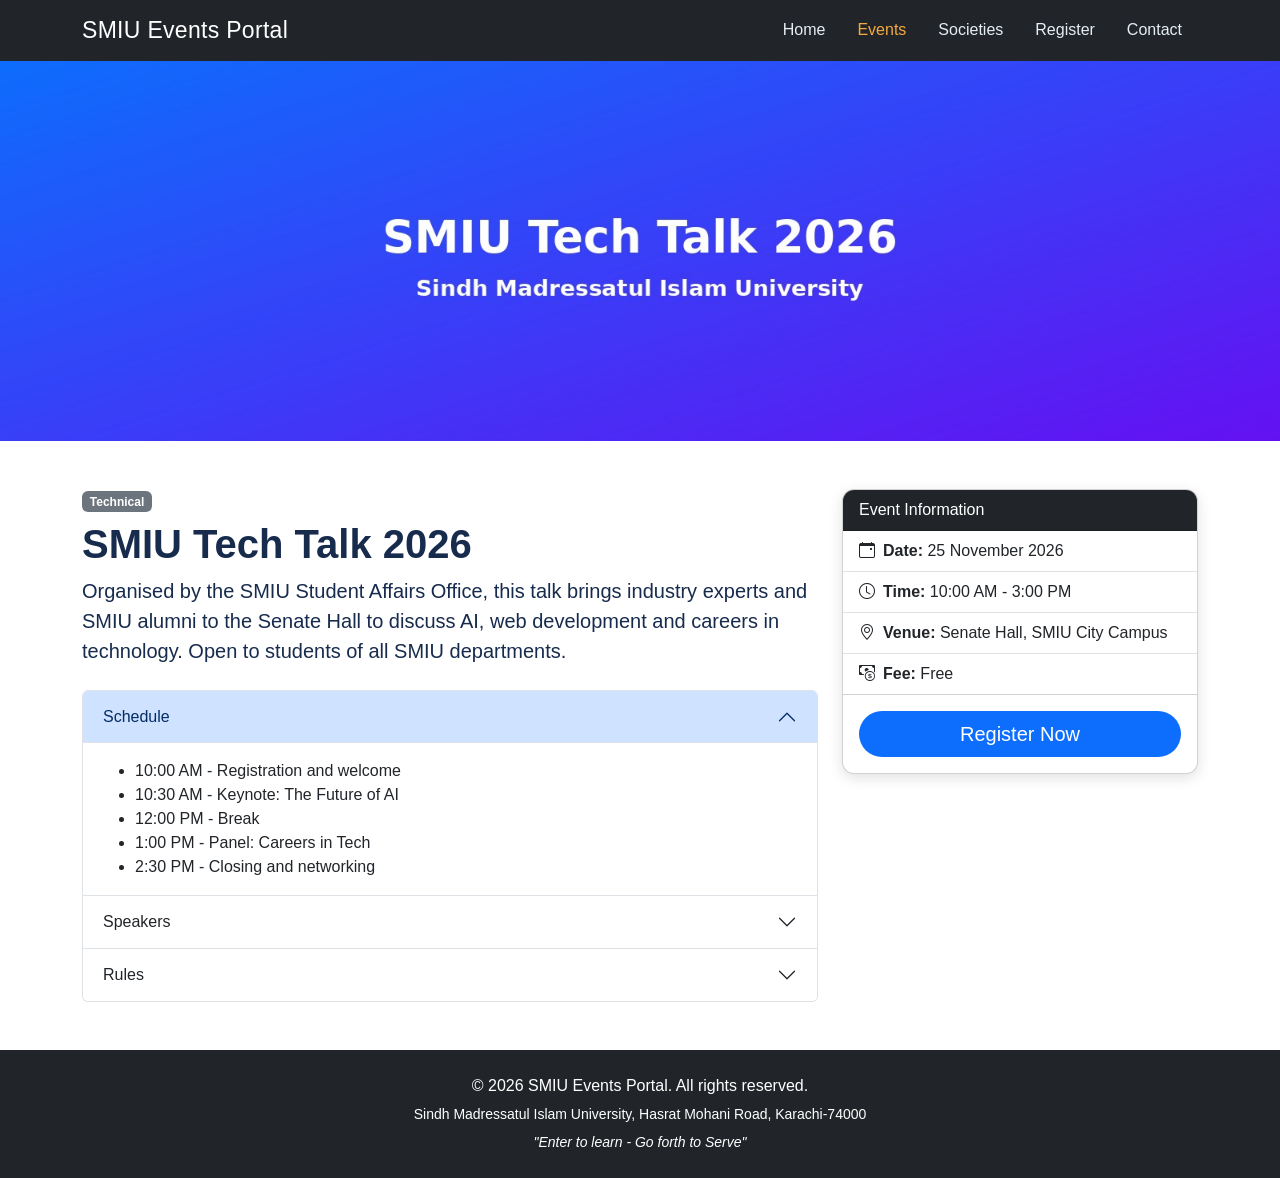
<file: event-details.html>
<!DOCTYPE html>
<html lang="en">
<head>
  <meta charset="UTF-8">
  <meta name="viewport" content="width=device-width, initial-scale=1">
  <title>Event Details | SMIU Events Portal</title>

  <!-- Bootstrap 5.3.3 CSS -->
  <link href="https://cdn.jsdelivr.net/npm/bootstrap@5.3.3/dist/css/bootstrap.min.css" rel="stylesheet">
  <!-- Bootstrap Icons -->
  <link rel="stylesheet" href="https://cdn.jsdelivr.net/npm/bootstrap-icons@1.11.3/font/bootstrap-icons.min.css">
  <!-- Our custom CSS (must be after Bootstrap) -->
  <link rel="stylesheet" href="css/style.css">
</head>
<body>

  <!-- ===== Navbar (REPLACE with Member 1's final navbar if different) ===== -->
  <header>
    <nav class="navbar navbar-expand-lg navbar-dark bg-dark">
      <div class="container">
        <a class="navbar-brand" href="index.html">SMIU Events Portal</a>
        <button class="navbar-toggler" type="button" data-bs-toggle="collapse"
                data-bs-target="#mainNav" aria-controls="mainNav" aria-expanded="false"
                aria-label="Toggle navigation">
          <span class="navbar-toggler-icon"></span>
        </button>
        <div class="collapse navbar-collapse" id="mainNav">
          <ul class="navbar-nav ms-auto">
            <li class="nav-item"><a class="nav-link" href="index.html">Home</a></li>
            <li class="nav-item"><a class="nav-link active" aria-current="page" href="events.html">Events</a></li>
            <li class="nav-item"><a class="nav-link" href="societies.html">Societies</a></li>
            <li class="nav-item"><a class="nav-link" href="register.html">Register</a></li>
            <li class="nav-item"><a class="nav-link" href="contact.html">Contact</a></li>
          </ul>
        </div>
      </div>
    </nav>
  </header>

  <main>
    <!-- ===== Banner ===== -->
    <section>
      <img src="images/event1-banner.jpg" class="img-fluid w-100 event-banner" alt="SMIU Tech Talk 2026 banner at the Senate Hall">
    </section>

    <!-- ===== Event overview ===== -->
    <section class="section-spacing">
      <div class="container">
        <div class="row g-4">

          <!-- Left column: description and accordion -->
          <div class="col-12 col-lg-8">
            <span class="badge bg-secondary mb-2">Technical</span>
            <h1 class="fw-bold">SMIU Tech Talk 2026</h1>
            <p class="lead">
              Organised by the SMIU Student Affairs Office, this talk brings industry experts and SMIU alumni
              to the Senate Hall to discuss AI, web development and careers in technology.
              Open to students of all SMIU departments.
            </p>

            <!-- Accordion: Schedule / Speakers / Rules -->
            <div class="accordion mt-4" id="eventAccordion">

              <div class="accordion-item">
                <h2 class="accordion-header">
                  <button class="accordion-button" type="button" data-bs-toggle="collapse"
                          data-bs-target="#collapseSchedule" aria-expanded="true" aria-controls="collapseSchedule">
                    Schedule
                  </button>
                </h2>
                <div id="collapseSchedule" class="accordion-collapse collapse show" data-bs-parent="#eventAccordion">
                  <div class="accordion-body">
                    <ul class="mb-0">
                      <li>10:00 AM - Registration and welcome</li>
                      <li>10:30 AM - Keynote: The Future of AI</li>
                      <li>12:00 PM - Break</li>
                      <li>1:00 PM - Panel: Careers in Tech</li>
                      <li>2:30 PM - Closing and networking</li>
                    </ul>
                  </div>
                </div>
              </div>

              <div class="accordion-item">
                <h2 class="accordion-header">
                  <button class="accordion-button collapsed" type="button" data-bs-toggle="collapse"
                          data-bs-target="#collapseSpeakers" aria-expanded="false" aria-controls="collapseSpeakers">
                    Speakers
                  </button>
                </h2>
                <div id="collapseSpeakers" class="accordion-collapse collapse" data-bs-parent="#eventAccordion">
                  <div class="accordion-body">
                    <ul class="mb-0">
                      <li>Guest Speaker 1 - AI and Data Science (to be announced)</li>
                      <li>Guest Speaker 2 - Web Development Industry Expert (to be announced)</li>
                      <li>SMIU Alumnus - Software Industry Experience (to be announced)</li>
                    </ul>
                  </div>
                </div>
              </div>

              <div class="accordion-item">
                <h2 class="accordion-header">
                  <button class="accordion-button collapsed" type="button" data-bs-toggle="collapse"
                          data-bs-target="#collapseRules" aria-expanded="false" aria-controls="collapseRules">
                    Rules
                  </button>
                </h2>
                <div id="collapseRules" class="accordion-collapse collapse" data-bs-parent="#eventAccordion">
                  <div class="accordion-body">
                    <ul class="mb-0">
                      <li>Bring your valid SMIU student ID card.</li>
                      <li>Arrive 15 minutes before the start time.</li>
                      <li>Mobile phones must be on silent during sessions.</li>
                      <li>Registration is required to attend.</li>
                    </ul>
                  </div>
                </div>
              </div>

            </div>
          </div>

          <!-- Right column: info list and register button -->
          <div class="col-12 col-lg-4">
            <div class="card event-info-card">
              <div class="card-header bg-dark text-white">Event Information</div>
              <ul class="list-group list-group-flush">
                <li class="list-group-item"><i class="bi bi-calendar-event me-2"></i><strong>Date:</strong> 25 November 2026</li>
                <li class="list-group-item"><i class="bi bi-clock me-2"></i><strong>Time:</strong> 10:00 AM - 3:00 PM</li>
                <li class="list-group-item"><i class="bi bi-geo-alt me-2"></i><strong>Venue:</strong> Senate Hall, SMIU City Campus</li>
                <li class="list-group-item"><i class="bi bi-cash-coin me-2"></i><strong>Fee:</strong> Free</li>
              </ul>
              <div class="card-body d-grid">
                <!-- Opens the registration modal -->
                <button type="button" class="btn btn-theme btn-lg" data-bs-toggle="modal" data-bs-target="#registerModal">
                  Register Now
                </button>
              </div>
            </div>
          </div>

        </div>
      </div>
    </section>
  </main>

  <!-- ===== Registration modal ===== -->
  <div class="modal fade" id="registerModal" tabindex="-1" aria-labelledby="registerModalLabel" aria-hidden="true">
    <div class="modal-dialog modal-dialog-centered">
      <div class="modal-content">
        <div class="modal-header">
          <h5 class="modal-title" id="registerModalLabel">Register for SMIU Tech Talk 2026</h5>
          <button type="button" class="btn-close" data-bs-dismiss="modal" aria-label="Close"></button>
        </div>
        <form>
          <div class="modal-body">
            <div class="mb-3">
              <label for="modalName" class="form-label">Full Name</label>
              <input type="text" class="form-control" id="modalName" placeholder="Enter your full name" required>
            </div>
            <div class="mb-3">
              <label for="modalRoll" class="form-label">Roll Number</label>
              <input type="text" class="form-control" id="modalRoll" placeholder="Enter your SMIU roll number" required>
            </div>
            <div class="mb-3">
              <label for="modalEmail" class="form-label">Email</label>
              <input type="email" class="form-control" id="modalEmail" placeholder="name@smiu.edu.pk" required>
            </div>
          </div>
          <div class="modal-footer">
            <button type="button" class="btn btn-secondary" data-bs-dismiss="modal">Cancel</button>
            <button type="submit" class="btn btn-theme">Confirm Registration</button>
          </div>
        </form>
      </div>
    </div>
  </div>

  <!-- ===== Footer (REPLACE with Member 1's final footer if different) ===== -->
  <footer class="bg-dark text-white text-center py-4">
    <div class="container">
      <p class="mb-1">&copy; 2026 SMIU Events Portal. All rights reserved.</p>
      <p class="mb-1"><small>Sindh Madressatul Islam University, Hasrat Mohani Road, Karachi-74000</small></p>
      <small class="fst-italic">"Enter to learn - Go forth to Serve"</small>
    </div>
  </footer>

  <!-- Bootstrap 5.3.3 JS bundle -->
  <script src="https://cdn.jsdelivr.net/npm/bootstrap@5.3.3/dist/js/bootstrap.bundle.min.js"></script>
</body>
</html>
</file>
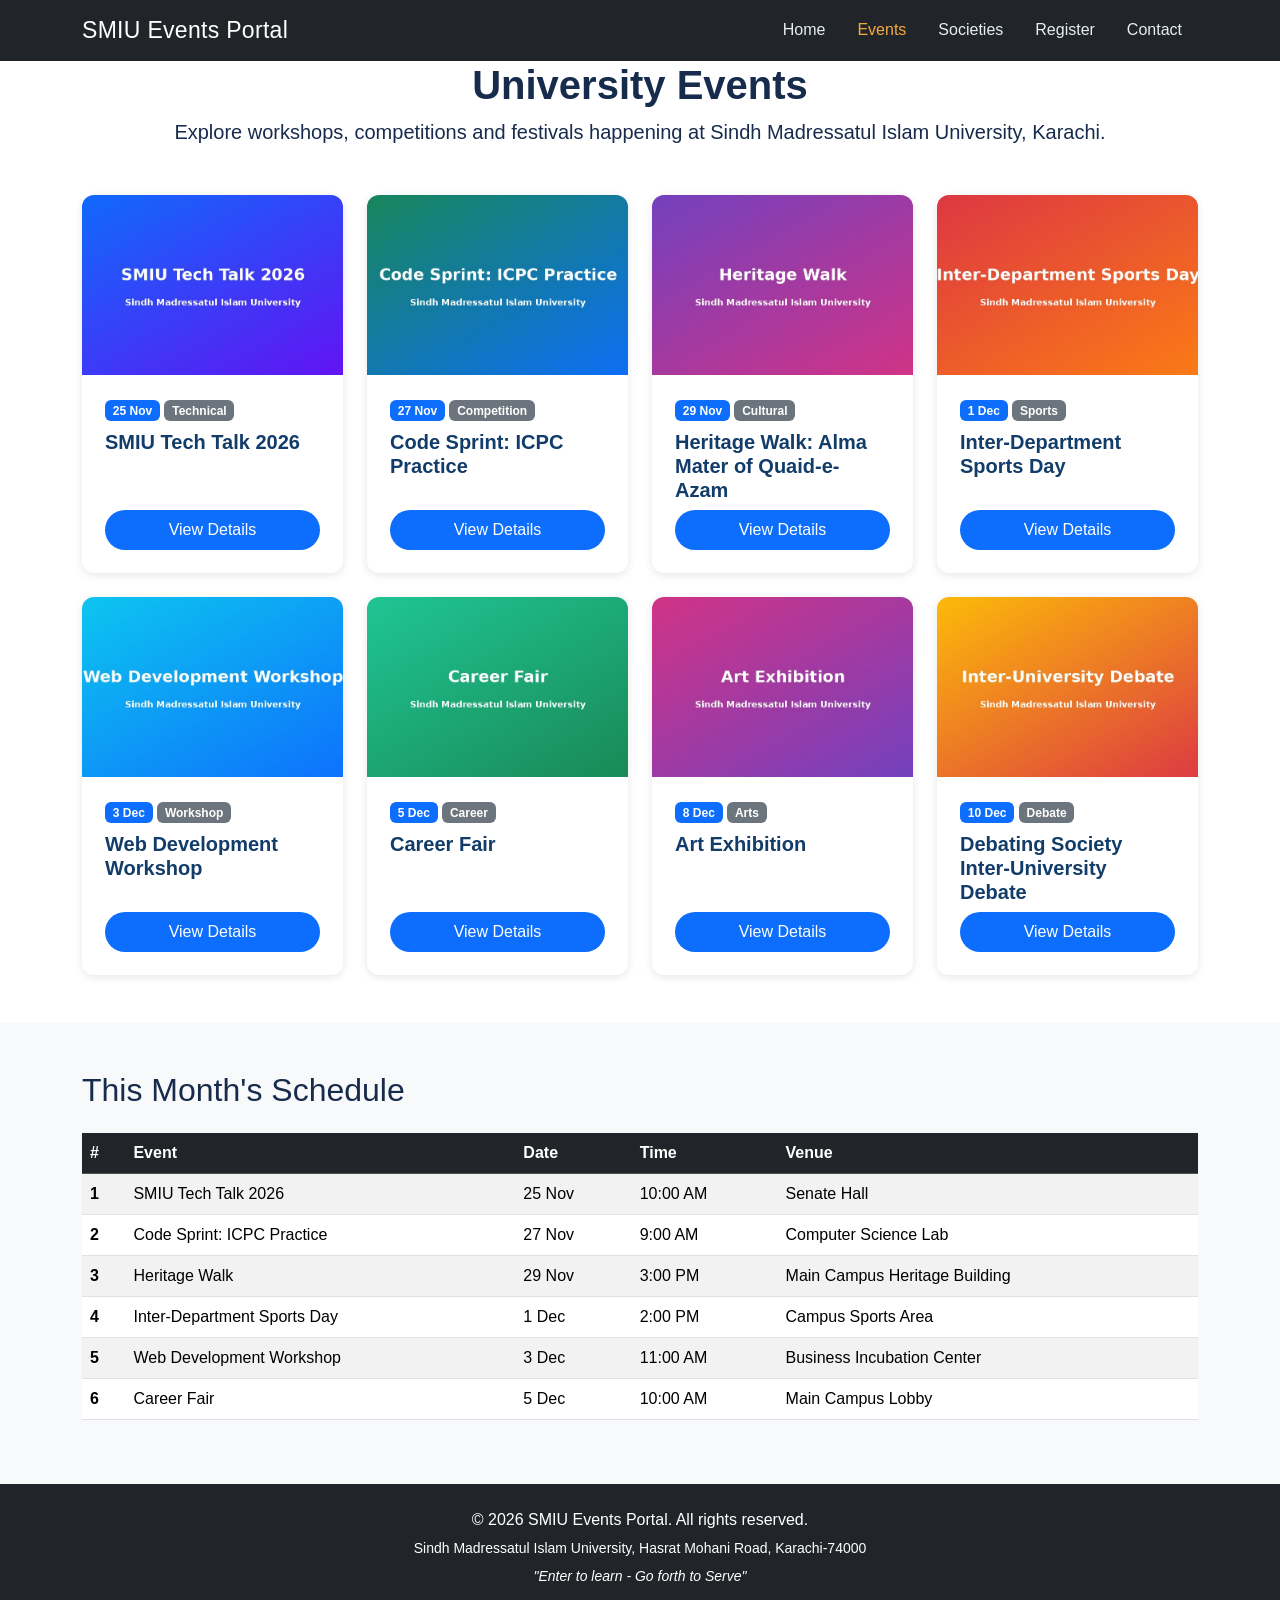
<file: events.html>
<!DOCTYPE html>
<html lang="en">
<head>
  <meta charset="UTF-8">
  <meta name="viewport" content="width=device-width, initial-scale=1">
  <title>Events | SMIU Events Portal</title>

  <!-- Bootstrap 5.3.3 CSS -->
  <link href="https://cdn.jsdelivr.net/npm/bootstrap@5.3.3/dist/css/bootstrap.min.css" rel="stylesheet">
  <!-- Bootstrap Icons -->
  <link rel="stylesheet" href="https://cdn.jsdelivr.net/npm/bootstrap-icons@1.11.3/font/bootstrap-icons.min.css">
  <!-- Our custom CSS (must be after Bootstrap) -->
  <link rel="stylesheet" href="css/style.css">
</head>
<body>

  <!-- ===== Navbar (REPLACE with Member 1's final navbar if different) ===== -->
  <header>
    <nav class="navbar navbar-expand-lg navbar-dark bg-dark">
      <div class="container">
        <a class="navbar-brand" href="index.html">SMIU Events Portal</a>
        <button class="navbar-toggler" type="button" data-bs-toggle="collapse"
                data-bs-target="#mainNav" aria-controls="mainNav" aria-expanded="false"
                aria-label="Toggle navigation">
          <span class="navbar-toggler-icon"></span>
        </button>
        <div class="collapse navbar-collapse" id="mainNav">
          <ul class="navbar-nav ms-auto">
            <li class="nav-item"><a class="nav-link" href="index.html">Home</a></li>
            <li class="nav-item"><a class="nav-link active" aria-current="page" href="events.html">Events</a></li>
            <li class="nav-item"><a class="nav-link" href="societies.html">Societies</a></li>
            <li class="nav-item"><a class="nav-link" href="register.html">Register</a></li>
            <li class="nav-item"><a class="nav-link" href="contact.html">Contact</a></li>
          </ul>
        </div>
      </div>
    </nav>
  </header>

  <main>
    <!-- ===== Page heading ===== -->
    <section class="events-header text-center">
      <div class="container">
        <h1 class="fw-bold">University Events</h1>
        <p class="lead mb-0">Explore workshops, competitions and festivals happening at Sindh Madressatul Islam University, Karachi.</p>
      </div>
    </section>

    <!-- ===== Events grid: 1 col phone, 2 tablet, 4 desktop ===== -->
    <section class="section-spacing">
      <div class="container">
        <div class="row g-4">

          <!-- Event card 1 -->
          <div class="col-12 col-md-6 col-lg-3">
            <div class="card event-card h-100">
              <img src="images/event1.jpg" class="card-img-top" alt="Students attending a technology talk at SMIU Senate Hall">
              <div class="card-body d-flex flex-column">
                <div class="mb-2">
                  <span class="badge bg-primary">25 Nov</span>
                  <span class="badge bg-secondary">Technical</span>
                </div>
                <h5 class="card-title">SMIU Tech Talk 2026</h5>
                <a href="event-details.html" class="btn btn-theme mt-auto">View Details</a>
              </div>
            </div>
          </div>

          <!-- Event card 2 -->
          <div class="col-12 col-md-6 col-lg-3">
            <div class="card event-card h-100">
              <img src="images/event2.jpg" class="card-img-top" alt="Coding competition in a computer lab">
              <div class="card-body d-flex flex-column">
                <div class="mb-2">
                  <span class="badge bg-primary">27 Nov</span>
                  <span class="badge bg-secondary">Competition</span>
                </div>
                <h5 class="card-title">Code Sprint: ICPC Practice</h5>
                <a href="event-details.html" class="btn btn-theme mt-auto">View Details</a>
              </div>
            </div>
          </div>

          <!-- Event card 3 -->
          <div class="col-12 col-md-6 col-lg-3">
            <div class="card event-card h-100">
              <img src="images/event3.jpg" class="card-img-top" alt="Heritage walk at the historic SMIU building">
              <div class="card-body d-flex flex-column">
                <div class="mb-2">
                  <span class="badge bg-primary">29 Nov</span>
                  <span class="badge bg-secondary">Cultural</span>
                </div>
                <h5 class="card-title">Heritage Walk: Alma Mater of Quaid-e-Azam</h5>
                <a href="event-details.html" class="btn btn-theme mt-auto">View Details</a>
              </div>
            </div>
          </div>

          <!-- Event card 4 -->
          <div class="col-12 col-md-6 col-lg-3">
            <div class="card event-card h-100">
              <img src="images/event4.jpg" class="card-img-top" alt="Inter-department sports match at SMIU">
              <div class="card-body d-flex flex-column">
                <div class="mb-2">
                  <span class="badge bg-primary">1 Dec</span>
                  <span class="badge bg-secondary">Sports</span>
                </div>
                <h5 class="card-title">Inter-Department Sports Day</h5>
                <a href="event-details.html" class="btn btn-theme mt-auto">View Details</a>
              </div>
            </div>
          </div>

          <!-- Event card 5 -->
          <div class="col-12 col-md-6 col-lg-3">
            <div class="card event-card h-100">
              <img src="images/event5.jpg" class="card-img-top" alt="Workshop with students and a trainer">
              <div class="card-body d-flex flex-column">
                <div class="mb-2">
                  <span class="badge bg-primary">3 Dec</span>
                  <span class="badge bg-secondary">Workshop</span>
                </div>
                <h5 class="card-title">Web Development Workshop</h5>
                <a href="event-details.html" class="btn btn-theme mt-auto">View Details</a>
              </div>
            </div>
          </div>

          <!-- Event card 6 -->
          <div class="col-12 col-md-6 col-lg-3">
            <div class="card event-card h-100">
              <img src="images/event6.jpg" class="card-img-top" alt="SMIU career fair with company stalls">
              <div class="card-body d-flex flex-column">
                <div class="mb-2">
                  <span class="badge bg-primary">5 Dec</span>
                  <span class="badge bg-secondary">Career</span>
                </div>
                <h5 class="card-title">Career Fair</h5>
                <a href="event-details.html" class="btn btn-theme mt-auto">View Details</a>
              </div>
            </div>
          </div>

          <!-- Event card 7 -->
          <div class="col-12 col-md-6 col-lg-3">
            <div class="card event-card h-100">
              <img src="images/event7.jpg" class="card-img-top" alt="Art exhibition with student paintings">
              <div class="card-body d-flex flex-column">
                <div class="mb-2">
                  <span class="badge bg-primary">8 Dec</span>
                  <span class="badge bg-secondary">Arts</span>
                </div>
                <h5 class="card-title">Art Exhibition</h5>
                <a href="event-details.html" class="btn btn-theme mt-auto">View Details</a>
              </div>
            </div>
          </div>

          <!-- Event card 8 -->
          <div class="col-12 col-md-6 col-lg-3">
            <div class="card event-card h-100">
              <img src="images/event8.jpg" class="card-img-top" alt="Students debating on a stage">
              <div class="card-body d-flex flex-column">
                <div class="mb-2">
                  <span class="badge bg-primary">10 Dec</span>
                  <span class="badge bg-secondary">Debate</span>
                </div>
                <h5 class="card-title">Debating Society Inter-University Debate</h5>
                <a href="event-details.html" class="btn btn-theme mt-auto">View Details</a>
              </div>
            </div>
          </div>

        </div>
      </div>
    </section>

    <!-- ===== Monthly schedule table ===== -->
    <section class="section-spacing bg-light">
      <div class="container">
        <h2 class="mb-4">This Month's Schedule</h2>
        <div class="table-responsive">
          <table class="table table-striped table-hover align-middle">
            <thead class="table-dark">
              <tr>
                <th scope="col">#</th>
                <th scope="col">Event</th>
                <th scope="col">Date</th>
                <th scope="col">Time</th>
                <th scope="col">Venue</th>
              </tr>
            </thead>
            <tbody>
              <tr><th scope="row">1</th><td>SMIU Tech Talk 2026</td><td>25 Nov</td><td>10:00 AM</td><td>Senate Hall</td></tr>
              <tr><th scope="row">2</th><td>Code Sprint: ICPC Practice</td><td>27 Nov</td><td>9:00 AM</td><td>Computer Science Lab</td></tr>
              <tr><th scope="row">3</th><td>Heritage Walk</td><td>29 Nov</td><td>3:00 PM</td><td>Main Campus Heritage Building</td></tr>
              <tr><th scope="row">4</th><td>Inter-Department Sports Day</td><td>1 Dec</td><td>2:00 PM</td><td>Campus Sports Area</td></tr>
              <tr><th scope="row">5</th><td>Web Development Workshop</td><td>3 Dec</td><td>11:00 AM</td><td>Business Incubation Center</td></tr>
              <tr><th scope="row">6</th><td>Career Fair</td><td>5 Dec</td><td>10:00 AM</td><td>Main Campus Lobby</td></tr>
            </tbody>
          </table>
        </div>
      </div>
    </section>
  </main>

  <!-- ===== Footer (REPLACE with Member 1's final footer if different) ===== -->
  <footer class="bg-dark text-white text-center py-4">
    <div class="container">
      <p class="mb-1">&copy; 2026 SMIU Events Portal. All rights reserved.</p>
      <p class="mb-1"><small>Sindh Madressatul Islam University, Hasrat Mohani Road, Karachi-74000</small></p>
      <small class="fst-italic">"Enter to learn - Go forth to Serve"</small>
    </div>
  </footer>

  <!-- Bootstrap 5.3.3 JS bundle -->
  <script src="https://cdn.jsdelivr.net/npm/bootstrap@5.3.3/dist/js/bootstrap.bundle.min.js"></script>
</body>
</html>
</file>
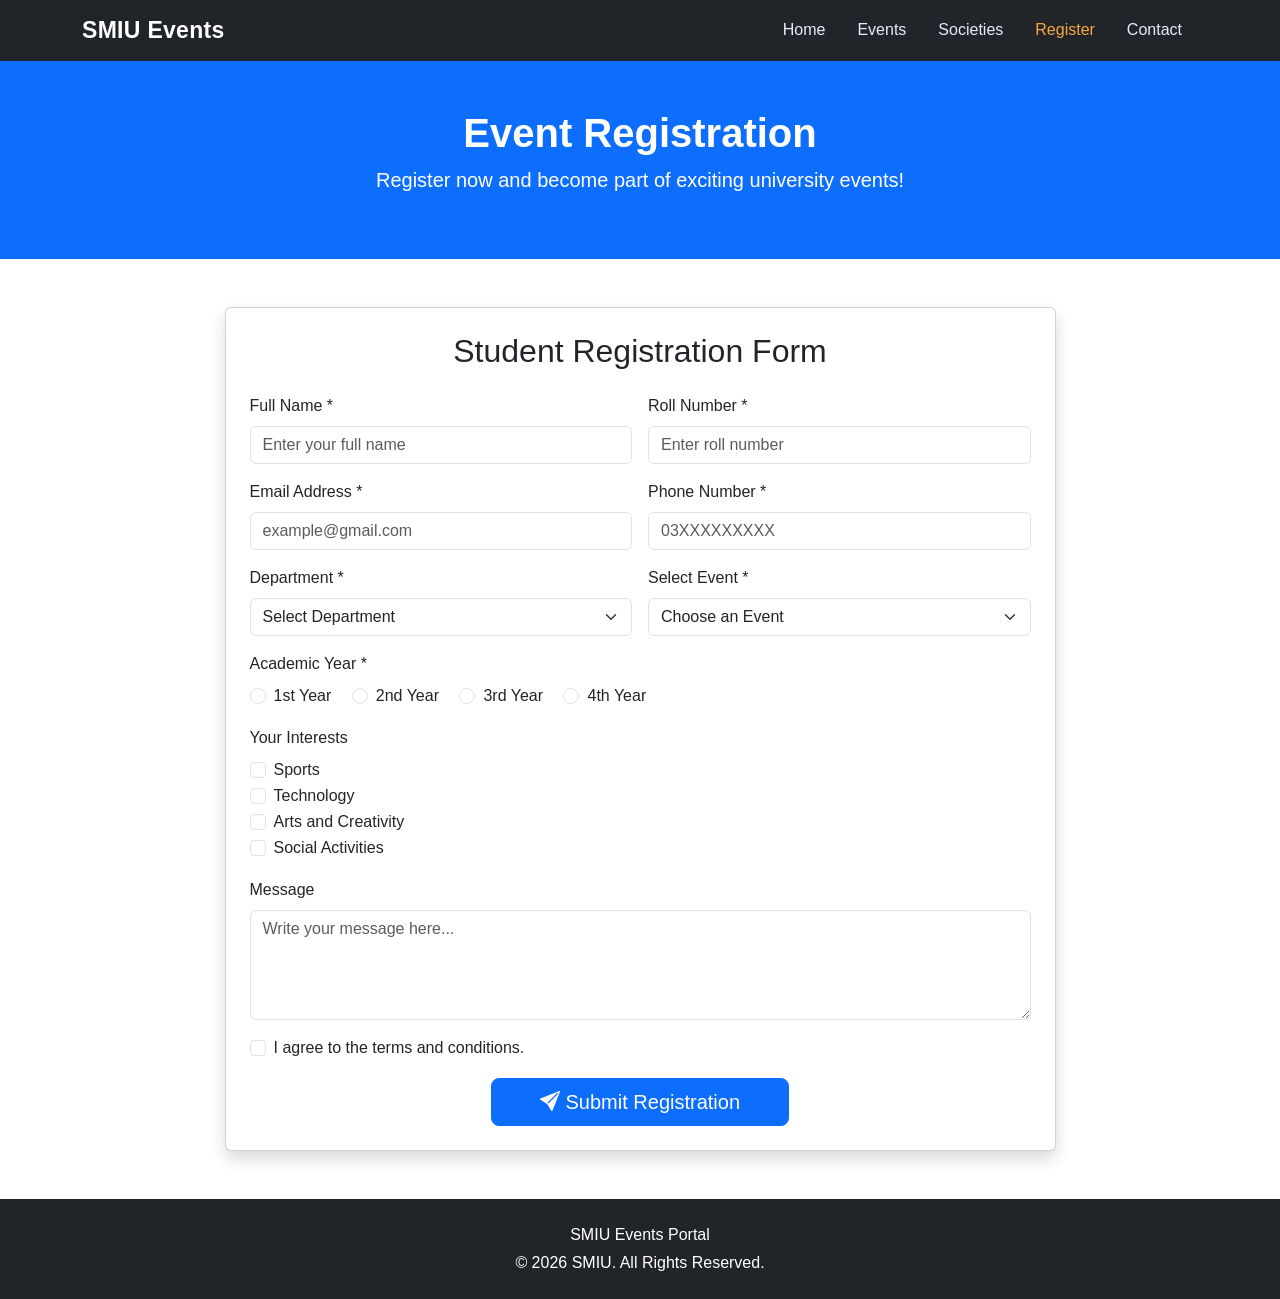
<file: register.html>
<!DOCTYPE html>
<html lang="en">
<head>
    <meta charset="UTF-8">
    <meta name="viewport" content="width=device-width, initial-scale=1.0">
    <title>SMIU - Event Registration</title>

    <link href="https://cdn.jsdelivr.net/npm/bootstrap@5.3.3/dist/css/bootstrap.min.css" rel="stylesheet">
    <link rel="stylesheet" href="https://cdn.jsdelivr.net/npm/bootstrap-icons@1.11.3/font/bootstrap-icons.min.css">
    <link rel="stylesheet" href="css/style.css">
</head>
<body>

<!-- Navbar -->
<nav class="navbar navbar-expand-lg navbar-dark bg-dark">
    <div class="container">
        <a class="navbar-brand fw-bold" href="index.html">SMIU Events</a>
        <button class="navbar-toggler" type="button" data-bs-toggle="collapse" data-bs-target="#navbarNav">
            <span class="navbar-toggler-icon"></span>
        </button>
        <div class="collapse navbar-collapse" id="navbarNav">
            <ul class="navbar-nav ms-auto">
                <li class="nav-item"><a class="nav-link" href="index.html">Home</a></li>
                <li class="nav-item"><a class="nav-link" href="events.html">Events</a></li>
                <li class="nav-item"><a class="nav-link" href="societies.html">Societies</a></li>
                <li class="nav-item"><a class="nav-link active" href="register.html">Register</a></li>
                <li class="nav-item"><a class="nav-link" href="contact.html">Contact</a></li>
            </ul>
        </div>
    </div>
</nav>

<!-- Heading -->
<header class="bg-primary text-white text-center py-5">
    <div class="container">
        <h1 class="fw-bold">Event Registration</h1>
        <p class="lead">Register now and become part of exciting university events!</p>
    </div>
</header>

<!-- Registration Form -->
<main class="container py-5">

    <div class="row justify-content-center">
        <div class="col-lg-9">

            <div class="card shadow p-4">
                <h2 class="text-center mb-4">Student Registration Form</h2>

                <form action="#" method="post">

                    <div class="row g-3">

                        <!-- Name -->
                        <div class="col-md-6">
                            <label for="name" class="form-label">Full Name *</label>
                            <input type="text" class="form-control" id="name" name="fullName" minlength="3" placeholder="Enter your full name" required>
                        </div>

                        <!-- Roll Number -->
                        <div class="col-md-6">
                            <label for="roll" class="form-label">Roll Number *</label>
                            <input type="text" class="form-control" id="roll" name="rollNumber" minlength="3" placeholder="Enter roll number" required>
                        </div>

                        <!-- Email -->
                        <div class="col-md-6">
                            <label for="email" class="form-label">Email Address *</label>
                            <input type="email" class="form-control" id="email" name="email" placeholder="example@gmail.com" required>
                        </div>

                        <!-- Phone -->
                        <div class="col-md-6">
                            <label for="phone" class="form-label">Phone Number *</label>
                            <input type="tel" class="form-control" id="phone" name="phone" placeholder="03XXXXXXXXX" pattern="[0-9]{11}" required>
                        </div>

                        <!-- Department -->
                        <div class="col-md-6">
                            <label for="department" class="form-label">Department *</label>
                            <select class="form-select" name="department" id="department" required>
                                <option value="">Select Department</option>
                                <option>Computer Science</option>
                                <option>Software Engineering</option>
                                <option>Business Administration</option>
                                <option>Media Sciences</option>
                                <option>Education</option>
                                <option>Other</option>
                            </select>
                        </div>

                        <!-- Event -->
                        <div class="col-md-6">
                            <label for="event" class="form-label">Select Event *</label>
                            <select class="form-select" name="event" id="event" required>
                                <option value="">Choose an Event</option>
                                <option>Tech Fest 2026</option>
                                <option>Sports Gala 2026</option>
                                <option>Annual Cultural Day</option>
                                <option>Art Exhibition</option>
                                <option>Career Fair</option>
                            </select>
                        </div>

                        <!-- Year -->
                        <div class="col-12">
                            <label class="form-label">Academic Year *</label><br>

                            <div class="form-check form-check-inline">
                                <input class="form-check-input" type="radio" name="year" id="year1" value="1st" required>
                                <label class="form-check-label" for="year1">1st Year</label>
                            </div>

                            <div class="form-check form-check-inline">
                                <input class="form-check-input" type="radio" name="year" id="year2" value="2nd">
                                <label class="form-check-label" for="year2">2nd Year</label>
                            </div>

                            <div class="form-check form-check-inline">
                                <input class="form-check-input" type="radio" name="year" id="year3" value="3rd">
                                <label class="form-check-label" for="year3">3rd Year</label>
                            </div>

                            <div class="form-check form-check-inline">
                                <input class="form-check-input" type="radio" name="year" id="year4" value="4th">
                                <label class="form-check-label" for="year4">4th Year</label>
                            </div>
                        </div>

                        <!-- Interests -->
                        <div class="col-12">
                            <label class="form-label">Your Interests</label>

                            <div class="form-check">
                                <input class="form-check-input" type="checkbox" id="sports" value="Sports" name="interests[]">
                                <label class="form-check-label" for="sports">Sports</label>
                            </div>

                            <div class="form-check">
                                <input class="form-check-input" type="checkbox" id="technology" value="Technology" name="interests[]">
                                <label class="form-check-label" for="technology">Technology</label>
                            </div>

                            <div class="form-check">
                                <input class="form-check-input" type="checkbox" id="arts" value="Arts" name="interests[]">
                                <label class="form-check-label" for="arts">Arts and Creativity</label>
                            </div>

                            <div class="form-check">
                                <input class="form-check-input" type="checkbox" id="social" value="Social Activities" name="interests[]">
                                <label class="form-check-label" for="social">Social Activities</label>
                            </div>
                        </div>

                        <!-- Message -->
                        <div class="col-12">
                            <label for="message" class="form-label">Message</label>
                            <textarea class="form-control" id="message" rows="4" name="message" maxlength="500" placeholder="Write your message here..."></textarea>
                        </div>

                        <!-- Terms -->
                        <div class="col-12">
                            <div class="form-check">
                                <input class="form-check-input" type="checkbox" id="terms" required>
                                <label class="form-check-label" for="terms">
                                    I agree to the terms and conditions.
                                </label>
                            </div>
                        </div>

                        <!-- Submit -->
                        <div class="col-12 text-center">
                            <button type="submit" class="btn btn-primary btn-lg px-5">
                                <i class="bi bi-send-fill"></i> Submit Registration
                            </button>
                        </div>

                    </div>
                </form>
            </div>

        </div>
    </div>
</main>

<!-- Footer -->
<footer class="bg-dark text-white text-center py-4">
    <div class="container">
        <p class="mb-1">SMIU Events Portal</p>
        <p class="mb-0">&copy; 2026 SMIU. All Rights Reserved.</p>
    </div>
</footer>

<script src="https://cdn.jsdelivr.net/npm/bootstrap@5.3.3/dist/js/bootstrap.bundle.min.js"></script>
</body>
</html>
</file>
<file: css/style.css>
/* ================= ROOT THEME ================= */

:root {
    --primary: #123c69;
    --secondary: #1d75a8;
    --accent: #f4a940;
    --light-bg: #f4f8fc;
    --dark: #172b4d;
    --text: #65758b;
    --white: #ffffff;
}

* {
    margin: 0;
    padding: 0;
    box-sizing: border-box;
}

body {
    font-family: 'Segoe UI', sans-serif;
    color: var(--dark);
    overflow-x: hidden;
}


/* ================= NAVBAR ================= */

.custom-navbar {
    background: var(--primary);
    padding: 15px 0;
}

.navbar-brand {
    font-size: 23px;
    letter-spacing: 0.3px;
}

.navbar-nav .nav-link {
    color: #e5edf5;
    margin: 0 8px;
    font-weight: 500;
    transition: 0.3s;
}

.navbar-nav .nav-link:hover,
.navbar-nav .nav-link.active {
    color: var(--accent);
}

.btn-nav {
    background: var(--accent);
    color: var(--dark);
    font-weight: 600;
    border-radius: 8px;
    padding: 10px 18px;
}

.btn-nav:hover {
    background: #ffc46b;
    color: var(--dark);
}


/* Hero Section Typography Improvement */

.hero-tag {
    font-size: 14px;
    font-weight: 600;
    letter-spacing: 0.5px;
}

.hero-content h1 {
    font-size: clamp(38px, 4.5vw, 58px);
    font-weight: 800;
    line-height: 1.2;
    letter-spacing: -1.5px;
}

.hero-content h1 span {
    font-weight: 800;
}

.hero-content > p {
    font-size: 16px;
    line-height: 1.8;
    font-weight: 400;
    max-width: 520px;
}

.hero-buttons .btn {
    font-weight: 600;
    letter-spacing: 0.2px;
}

.hero-stats h3 {
    font-weight: 800;
    letter-spacing: -0.5px;
}

.hero-stats p {
    font-size: 14px;
    font-weight: 500;
}

.floating-card strong {
    font-size: 15px;
    font-weight: 700;
}

.floating-card small {
    font-size: 12px;
    font-weight: 500;
}

.hero-image img {
    border-radius: 18px;
}
/* ================= GENERAL SECTIONS ================= */

.section-padding {
    padding: 80px 0;
}

.section-heading {
    margin-bottom: 40px;
}

.section-label {
    color: var(--secondary);
    font-size: 13px;
    font-weight: 800;
    letter-spacing: 2px;
}

.section-heading h2 {
    color: var(--primary);
    font-size: 36px;
    font-weight: 800;
    margin: 12px 0;
}

.section-heading p {
    color: var(--text);
}


/* ================= CAROUSEL ================= */

.carousel-img {
    height: 440px;
    object-fit: cover;
    filter: brightness(65%);
}

.carousel-caption {
    bottom: 65px;
}

.carousel-caption h3 {
    font-size: 34px;
    font-weight: 800;
}

.carousel-caption p {
    font-size: 17px;
}


/* ================= UPCOMING EVENTS ================= */

.upcoming-section {
    background: var(--light-bg);
}

.view-all-link {
    color: var(--secondary);
    text-decoration: none;
    font-weight: 700;
}

.event-card {
    border: none;
    border-radius: 15px;
    overflow: hidden;
    box-shadow: 0 5px 20px rgba(0,0,0,0.05);
    transition: 0.3s;
}

.event-card:hover {
    transform: translateY(-8px);
    box-shadow: 0 15px 30px rgba(18,60,105,0.15);
}

.event-card img {
    height: 220px;
    object-fit: cover;
}

.event-card .card-body {
    padding: 23px;
}

.event-card .card-title {
    color: var(--primary);
    font-weight: 700;
}

.event-card .card-text {
    color: var(--text);
    line-height: 1.7;
}

.date-badge {
    background: #e1edf9;
    color: var(--primary);
    padding: 8px 10px;
}

.category-badge {
    background: #fff0d8;
    color: #9c650c;
    padding: 8px 10px;
}

.btn-card {
    color: var(--secondary);
    font-weight: 700;
    padding-left: 0;
}

.btn-card:hover {
    color: var(--primary);
}


/* ================= WHY JOIN ================= */

.why-section {
    background: white;
}

.feature-card {
    background: var(--light-bg);
    padding: 35px 25px;
    border-radius: 15px;
    height: 100%;
    transition: 0.3s;
}

.feature-card:hover {
    transform: translateY(-7px);
    box-shadow: 0 10px 25px rgba(0,0,0,0.08);
}

.feature-icon {
    width: 70px;
    height: 70px;
    background: #dcebf8;
    color: var(--secondary);
    border-radius: 50%;
    display: flex;
    align-items: center;
    justify-content: center;
    margin: 0 auto 22px;
    font-size: 30px;
}

.feature-card h4 {
    font-size: 21px;
    font-weight: 700;
    color: var(--primary);
}

.feature-card p {
    color: var(--text);
    line-height: 1.7;
    margin-top: 12px;
}


/* ================= CALL TO ACTION ================= */

.cta-section {
    padding: 70px 20px;
    background: linear-gradient(120deg, var(--primary), var(--secondary));
    color: white;
}

.cta-section h2 {
    font-weight: 800;
    font-size: 36px;
}

.cta-section p {
    margin: 18px 0 25px;
    color: #e2eaf2;
}


/* Footer Typography and Styling Improvements */

.main-footer h4 {
    font-weight: 800;
    letter-spacing: 0.3px;
}

.main-footer h5 {
    font-weight: 700;
    margin-bottom: 18px;
}

.main-footer p {
    font-size: 14px;
    line-height: 1.8;
}

.footer-links a {
    font-weight: 500;
    transition: 0.3s ease;
}

.footer-links a:hover {
    padding-left: 5px;
}

.social-links a {
    transition: 0.3s ease;
}

.social-links a:hover {
    transform: translateY(-4px);
}

.footer-bottom p {
    font-size: 13px;
    font-weight: 600;
    margin-bottom: 5px;
}

.footer-bottom small {
    font-size: 12px;
    opacity: 0.8;
}

/* ================= RESPONSIVE DESIGN ================= */

@media (max-width: 991px) {

    .hero-section {
        padding: 65px 0;
    }

    .hero-image img {
        height: 380px;
    }

    .floating-card {
        left: 15px;
    }

    .navbar-nav {
        padding-top: 15px;
    }

    .navbar-nav .nav-link {
        padding: 10px 0;
    }
}

@media (max-width: 576px) {

    .hero-content h1 {
        font-size: 39px;
    }

    .hero-stats {
        gap: 22px;
    }

    .hero-stats h3 {
        font-size: 23px;
    }

    .hero-image img {
        height: 300px;
    }

    .floating-card {
        bottom: 12px;
        left: 10px;
    }

    .section-padding {
        padding: 55px 0;
    }

    .section-heading h2 {
        font-size: 29px;
    }

    .carousel-img {
        height: 330px;
    }

    .carousel-caption {
        bottom: 40px;
    }

    .carousel-caption h3 {
        font-size: 23px;
    }

    .carousel-caption p {
        font-size: 13px;
    }

    
/* ===== Contact Page Styling ===== */

:root {
    --contact-primary: #173b57;
    --contact-secondary: #267b91;
    --contact-light: #f2f7fa;
    --contact-dark: #142b3b;
    --contact-white: #ffffff;
}

/* Navbar */
.contact-navbar {
    background-color: var(--contact-primary);
    padding: 16px 0;
}

.contact-navbar .nav-link {
    color: white;
    margin-left: 12px;
}

.contact-navbar .nav-link:hover,
.contact-navbar .nav-link.active {
    color: #70d6e8;
}

/* Hero */
.contact-hero {
    background: linear-gradient(120deg, #173b57, #267b91);
    color: white;
    padding: 75px 15px;
}

.contact-hero h1 {
    font-size: 42px;
    font-weight: 700;
}

.contact-hero p {
    font-size: 18px;
    margin-top: 12px;
}

/* Contact Section */
.contact-section {
    padding-top: 65px;
    padding-bottom: 65px;
}

.contact-info,
.contact-form {
    background: var(--contact-light);
    padding: 30px;
    border-radius: 14px;
    height: 100%;
}

.contact-info h2,
.contact-form h2 {
    color: var(--contact-primary);
    font-weight: 700;
    margin-bottom: 15px;
}

.info-item {
    display: flex;
    gap: 18px;
    margin-top: 28px;
}

.info-item i {
    font-size: 25px;
    color: var(--contact-secondary);
}

.info-item h5 {
    font-weight: 600;
    color: var(--contact-dark);
}

.info-item p {
    color: #596b78;
    margin-bottom: 0;
}

/* Form */
.contact-form .form-control {
    padding: 12px;
    border-radius: 8px;
}

.contact-form .form-control:focus {
    border-color: var(--contact-secondary);
    box-shadow: 0 0 0 0.2rem rgba(38, 123, 145, 0.15);
}

.contact-btn {
    background: var(--contact-primary);
    color: white;
    padding: 12px 25px;
    border-radius: 8px;
}

.contact-btn:hover {
    background: var(--contact-secondary);
    color: white;
    transform: translateY(-2px);
}

/* Map Placeholder */
.map-section {
    padding-bottom: 65px;
}

.map-placeholder {
    min-height: 280px;
    background: linear-gradient(135deg, #dceaf0, #b8d2dd);
    border: 2px dashed var(--contact-secondary);
    border-radius: 15px;
    display: flex;
    flex-direction: column;
    justify-content: center;
    align-items: center;
    color: var(--contact-primary);
}

.map-placeholder i {
    font-size: 55px;
    color: #d64b4b;
}

/* Team Section */
.team-section {
    background: var(--contact-light);
    padding: 65px 0;
}

.team-section h2 {
    color: var(--contact-primary);
    font-weight: 700;
}

.team-card {
    background: white;
    text-align: center;
    padding: 25px 15px;
    border-radius: 14px;
    height: 100%;
    box-shadow: 0 4px 15px rgba(0, 0, 0, 0.08);
    transition: 0.3s ease;
}

.team-card:hover {
    transform: translateY(-7px);
    box-shadow: 0 10px 25px rgba(0, 0, 0, 0.15);
}

.team-card img {
    width: 115px;
    height: 115px;
    border-radius: 50%;
    object-fit: cover;
    margin-bottom: 18px;
}

.team-card h5 {
    color: var(--contact-primary);
    font-weight: 700;
}

.team-card p {
    color: #657681;
    font-size: 14px;
}

.team-card span {
    background: #dceef2;
    color: var(--contact-primary);
    padding: 6px 14px;
    border-radius: 20px;
    font-size: 13px;
}

/* Footer */
.contact-footer {
    background: var(--contact-dark);
    color: white;
    padding: 40px 0 20px;
}

.contact-footer h4 {
    font-weight: 700;
}

.footer-social a {
    color: white;
    font-size: 22px;
    margin: 0 10px;
}

.footer-social a:hover {
    color: #70d6e8;
}

.contact-footer hr {
    border-color: rgba(255, 255, 255, 0.3);
    margin-top: 25px;
}

/* Mobile Responsive */
@media (max-width: 576px) {
    .contact-hero {
        padding: 50px 15px;
    }

    .contact-hero h1 {
        font-size: 32px;
    }

    .contact-info,
    .contact-form {
        padding: 22px;
    }

    .team-section,
    .contact-section {
        padding-top: 40px;
        padding-bottom: 40px;
    }
}


    .cta-section h2 {
        font-size: 27px;
    }
}

feature/farhan-events
/* ===== Events pages (Farhan) - paste at the END of css/style.css ===== */

/* Page heading band for events page */
.events-header {
  padding: 3rem 0;
  background: linear-gradient(135deg, var(--primary-color, #0d6efd), var(--secondary-color, #6610f2));
  color: #fff;
}

/* Shared vertical spacing between sections (skip if Member 1 already defined it) */
.section-spacing {
  padding: 3rem 0;
}

/* Event card with hover lift effect */
.event-card {
  border: none;
  border-radius: 12px;
  overflow: hidden;
  box-shadow: 0 2px 8px rgba(0, 0, 0, 0.1);
  transition: transform 0.3s ease, box-shadow 0.3s ease;
}

.event-card:hover {
  transform: translateY(-6px);
  box-shadow: 0 10px 24px rgba(0, 0, 0, 0.2);
}

/* Fixed image height so all cards line up */
.event-card .card-img-top {
  height: 180px;
  object-fit: cover;
}

/* Custom theme button (skip if Member 1 already defined .btn-theme) */
.btn-theme {
  background-color: var(--primary-color, #0d6efd);
  border: none;
  color: #fff;
  border-radius: 50px;
  padding: 0.5rem 1.25rem;
  transition: background-color 0.3s ease, transform 0.2s ease;
}

.btn-theme:hover {
  background-color: var(--secondary-color, #6610f2);
  color: #fff;
  transform: scale(1.04);
}

/* Banner image on event details page */
.event-banner {
  max-height: 380px;
  object-fit: cover;
}

/* Info card on event details page */
.event-info-card {
  border-radius: 12px;
  overflow: hidden;
  box-shadow: 0 4px 14px rgba(0, 0, 0, 0.12);
}
=======


/* ===== Contact Page Styling ===== */

:root {
    --contact-primary: #173b57;
    --contact-secondary: #267b91;
    --contact-light: #f2f7fa;
    --contact-dark: #142b3b;
    --contact-white: #ffffff;
}

/* Navbar */
.contact-navbar {
    background-color: var(--contact-primary);
    padding: 16px 0;
}

.contact-navbar .nav-link {
    color: white;
    margin-left: 12px;
}

.contact-navbar .nav-link:hover,
.contact-navbar .nav-link.active {
    color: #70d6e8;
}

/* Hero */
.contact-hero {
    background: linear-gradient(120deg, #173b57, #267b91);
    color: white;
    padding: 75px 15px;
}

.contact-hero h1 {
    font-size: 42px;
    font-weight: 700;
}

.contact-hero p {
    font-size: 18px;
    margin-top: 12px;
}

/* Contact Section */
.contact-section {
    padding-top: 65px;
    padding-bottom: 65px;
}

.contact-info,
.contact-form {
    background: var(--contact-light);
    padding: 30px;
    border-radius: 14px;
    height: 100%;
}

.contact-info h2,
.contact-form h2 {
    color: var(--contact-primary);
    font-weight: 700;
    margin-bottom: 15px;
}

.info-item {
    display: flex;
    gap: 18px;
    margin-top: 28px;
}

.info-item i {
    font-size: 25px;
    color: var(--contact-secondary);
}

.info-item h5 {
    font-weight: 600;
    color: var(--contact-dark);
}

.info-item p {
    color: #596b78;
    margin-bottom: 0;
}

/* Form */
.contact-form .form-control {
    padding: 12px;
    border-radius: 8px;
}

.contact-form .form-control:focus {
    border-color: var(--contact-secondary);
    box-shadow: 0 0 0 0.2rem rgba(38, 123, 145, 0.15);
}

.contact-btn {
    background: var(--contact-primary);
    color: white;
    padding: 12px 25px;
    border-radius: 8px;
}

.contact-btn:hover {
    background: var(--contact-secondary);
    color: white;
    transform: translateY(-2px);
}

/* Map Placeholder */
.map-section {
    padding-bottom: 65px;
}

.map-placeholder {
    min-height: 280px;
    background: linear-gradient(135deg, #dceaf0, #b8d2dd);
    border: 2px dashed var(--contact-secondary);
    border-radius: 15px;
    display: flex;
    flex-direction: column;
    justify-content: center;
    align-items: center;
    color: var(--contact-primary);
}

.map-placeholder i {
    font-size: 55px;
    color: #d64b4b;
}

/* Team Section */
.team-section {
    background: var(--contact-light);
    padding: 65px 0;
}

.team-section h2 {
    color: var(--contact-primary);
    font-weight: 700;
}

.team-card {
    background: white;
    text-align: center;
    padding: 25px 15px;
    border-radius: 14px;
    height: 100%;
    box-shadow: 0 4px 15px rgba(0, 0, 0, 0.08);
    transition: 0.3s ease;
}

.team-card:hover {
    transform: translateY(-7px);
    box-shadow: 0 10px 25px rgba(0, 0, 0, 0.15);
}

.team-card img {
    width: 115px;
    height: 115px;
    border-radius: 50%;
    object-fit: cover;
    margin-bottom: 18px;
}

.team-card h5 {
    color: var(--contact-primary);
    font-weight: 700;
}

.team-card p {
    color: #657681;
    font-size: 14px;
}

.team-card span {
    background: #dceef2;
    color: var(--contact-primary);
    padding: 6px 14px;
    border-radius: 20px;
    font-size: 13px;
}

/* Footer */
.contact-footer {
    background: var(--contact-dark);
    color: white;
    padding: 40px 0 20px;
}

.contact-footer h4 {
    font-weight: 700;
}

.footer-social a {
    color: white;
    font-size: 22px;
    margin: 0 10px;
}

.footer-social a:hover {
    color: #70d6e8;
}

.contact-footer hr {
    border-color: rgba(255, 255, 255, 0.3);
    margin-top: 25px;
}

/* Mobile Responsive */
@media (max-width: 576px) {
    .contact-hero {
        padding: 50px 15px;
    }

    .contact-hero h1 {
        font-size: 32px;
    }

    .contact-info,
    .contact-form {
        padding: 22px;
    }

    .team-section,
    .contact-section {
        padding-top: 40px;
        padding-bottom: 40px;
    }
}

 main
</file>
